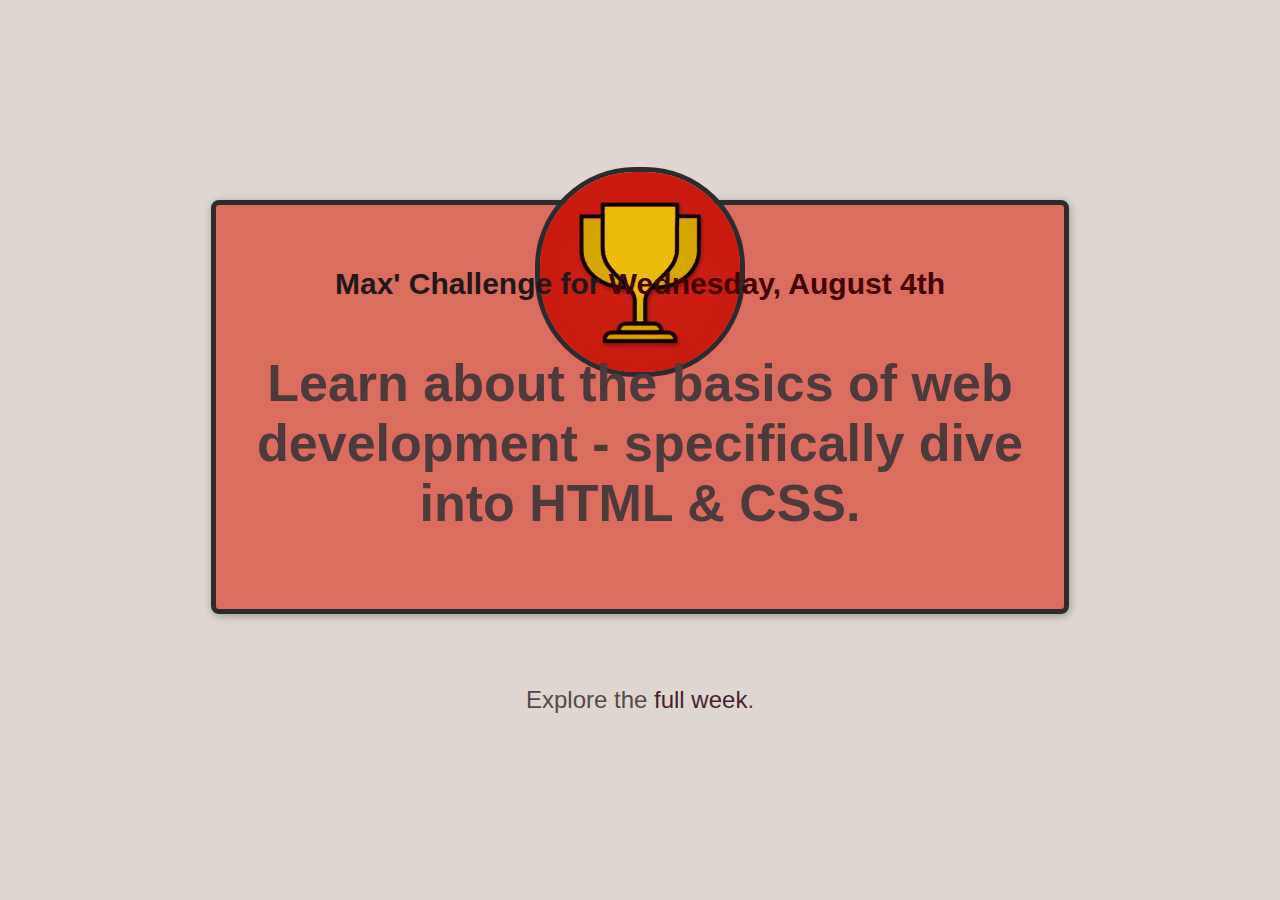
<file: Cortex/index.html>
<!DOCTYPE html>
<html lang="en">
<head>
    <meta charset="UTF-8">
    <meta http-equiv="X-UA-Compatible" content="IE=edge">
    <meta name="viewport" content="width=device-width, initial-scale=1.0">
    <link rel="stylesheet" href="Styles/shared.css">
    <link rel="stylesheet" href="Styles/daily-challenge.css">
    <title>My Daily Challenge</title>
</head>
<body>
    <main>
            <img src="a trophy.jpg" alt="A trophy"> 
     <h1>Max' Challenge for <span>  Wednesday, August 4th</span></h1>
     <p id="todays-challenge">Learn about the basics of web development - specifically dive into HTML & CSS.</p>
    </main>
    <footer>
        <p>Explore the <a href="full-week.html">full week</a>.</p>
    </footer>
    
</body>
</html>
</file>
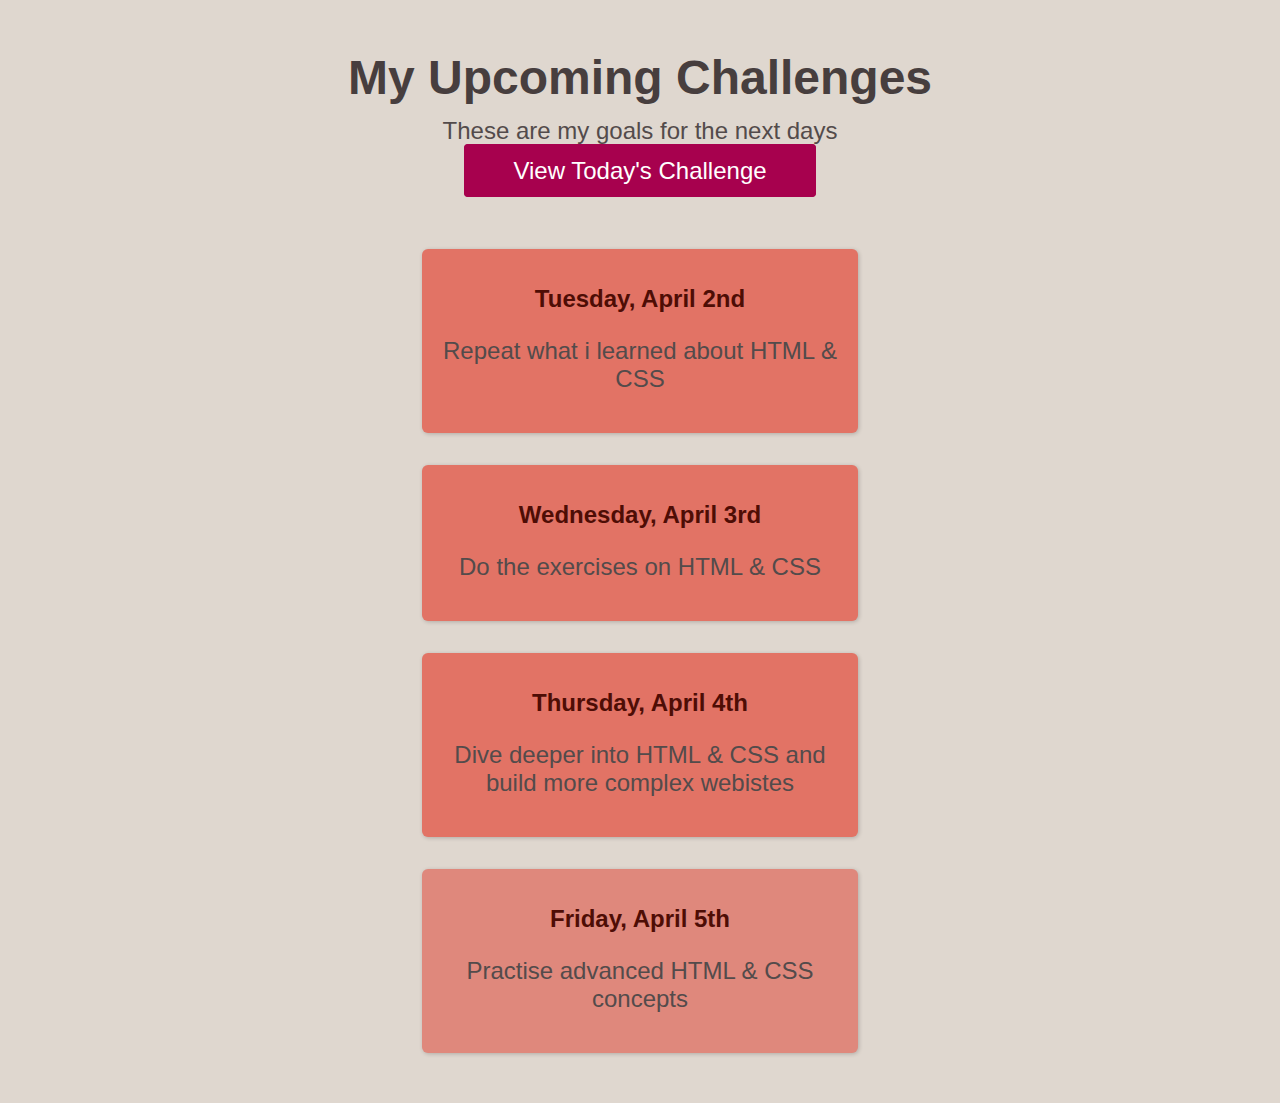
<file: Cortex/full-week.html>
<!DOCTYPE html>
<html lang="en">
<head>
    <meta charset="UTF-8">
    <meta http-equiv="X-UA-Compatible" content="IE=edge">
    <meta name="viewport" content="width=	, initial-scale=1.0">
    <title>My Upcoming Challenges</title>
    <link rel="stylesheet" href="Styles/full-week.css">
    <link rel="stylesheet" href="Styles/shared.css">
</head>
<body>
  <header>
    <h1>My Upcoming Challenges</h1>
    <p id="description">These are my goals for the next days</p>
    <a href="index.html">View Today's Challenge</a>
  </header>
  <main>
    <ol>
        <li class="highlight-goal">
          <h2>Tuesday, April 2nd</h2>
          <p>Repeat what i learned about HTML & CSS</p> 
        </li>
        <li class="highlight-goal">
        <h2>Wednesday, April 3rd</h2>
        <p>Do the exercises on HTML & CSS</p>
        </li>
        <li class="highlight-goal">
          <h2>Thursday, April 4th</h2>
          <p>Dive deeper into HTML & CSS and build more complex webistes</p>
        </li class="highlight-goal">
        <li>
          <h2>Friday, April 5th</h2>
          <p>Practise advanced HTML & CSS concepts</p>
        </li>
    </ol>
  </main>
</body>
</html>
</file>
<file: Cortex/Styles/shared.css>
body{
    background-color: rgb(223, 215, 207);
    text-align: center;
    color: rgb(83, 75, 75);
    margin: 50px;
    
}

h1{
    font-family: 'Oswald', sans-serif;
}

a{
   font-family: 'Fira Sans', sans-serif;
   text-decoration: none;
   
}

p{
    font-family: 'Fira Sans', sans-serif;
    font-size: 24px;
}

a:hover {
    text-decoration: underline;
}
ol {
    list-style: none;
}
li {
  margin:32px;
  background-color: rgb(223, 136, 124);
  border-radius: 6px;
}
</file>
<file: Cortex/Styles/daily-challenge.css>
img {
  width: 200px;
  height: 200px;
  border-radius: 100px;
  margin: -134px;
  border: 5px solid rgb(44, 44, 44) ;

}
#todays-challenge {
    color: rgb(75, 59, 59);
    font-weight: bold;
    font-size: 52px;
}

main {
  border: 5px solid rgb(44, 44, 44);
  border-radius: 8px;
  padding: 24px;
  margin: 200px auto 72px auto ;
  width: 800px;
  background-color: rgb(219, 108, 94);
  box-shadow: 1px 2px 8px rgba(0, 0, 0, 0.3);
}
span {
  color: rgb(66, 2, 2);
}
 
a{
color:  rgb(73, 29, 50);
}

h1 {
  font-size: 30px;
  color: rgb(31, 25, 25);
}
</file>
<file: Cortex/Styles/full-week.css>
header {
    margin-bottom: 64px;
}

h1 {
    font-size: 48px;
    color: rgb(71, 62, 62);
    margin: 0;
    text-align: center;
}
 #description {
    margin: 12px 0;
 } 
a {
    padding: 12px 48px;
    background-color: rgb(167, 1, 78);
    color: white;
    border: 1px solid rgb(167, 1, 78) ;
    border-radius: 4px;
    font-size: 24px;
    margin:0 ;
    text-decoration: none;
}
a:hover {
    background-color: rgb(180, 12, 90);
    text-decoration:dashed;
}
ol {
    list-style: none;
    width: 500px;
    margin: 36px auto 0 auto;
    padding: 0;
}
li {
  padding: 16px;
  box-shadow: 1px 1px 4px rgba(0, 0, 0, 0.2);
  margin:32px;
  background-color: rgb(223, 136, 124);
  border-radius: 6px;
}
h2 {
    color: rgb(78, 13, 5);
    font-family: 'Oswald', sans-serif;
}
/* main p {
    margin: 12px;
    color:rgb(71, 29, 22) ; 
}*/

.highlight-goal {
    background-color: rgb(226, 115, 101);
}
</file>
